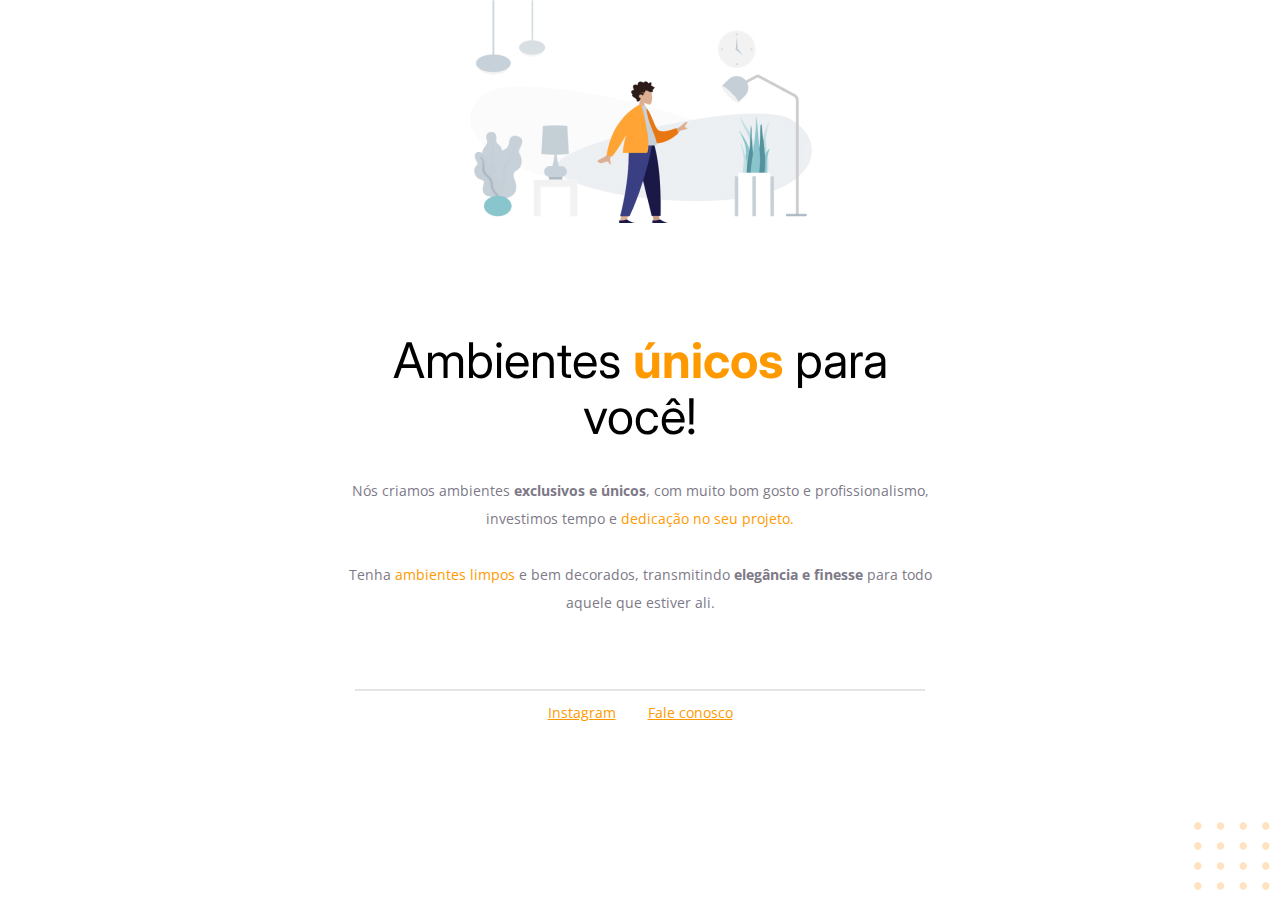
<file: Código do desafio - Fase 01/index.html>
<!-- Instrução que define o tipo do documento. -->
<!DOCTYPE html>
<html lang="pt-br">
  <!-- Tag <head> contém as instruções para a página -->
  <head>
    <link rel="preconnect" href="https://fonts.googleapis.com" />
    <link rel="preconnect" href="https://fonts.gstatic.com" crossorigin />
    <meta charset="UTF-8" />
    <meta name="viewport" content="width=device-width, initial-scale=1.0" />
    <title>Móveis customizados</title>

    <link
      href="https://fonts.googleapis.com/css2?family=Inter:wght@400;700&family=Open+Sans:wght@400;700&display=swap"
      rel="stylesheet"
    />

    <link rel="stylesheet" href="style.css" />
  </head>

  <!-- Tag <body> é o corpo do documento, onde tem as informações que serão mostradas. -->
  <body>
    <div id="hero"> 
      <img
    src="images/img1.jpg"
    alt="Desenho de uma pessoa vestindo uma camisa amarela em uma sala com Móveis"
    />
      <h1>Ambientes <span>únicos</span> para você!</h1>
      <p>
        Nós criamos ambientes <strong>exclusivos e únicos</strong>, com muito
        bom gosto e profissionalismo, investimos tempo e
        <span>dedicação no seu projeto.</span>

        <br />
        <br />

        Tenha <span>ambientes limpos</span> e bem decorados, transmitindo
        <strong>elegância e finesse</strong>
        para todo aquele que estiver ali.
      </p>
    </div>

    <div id="footer">
        <div class="line">
        </div>
      <a target="_blank" href="https://instagram.com/moveisparavoce"
        >Instagram</a
      >
      <a href="mailto:contato@moveisparavoce.com">Fale conosco</a>
    </div>

    <img
      id="balls"
      src="images/balls.svg"
      alt="Bolinhas alaranjadas no canto inferior direito da tela"
    />
  </body>
</html>
</file>
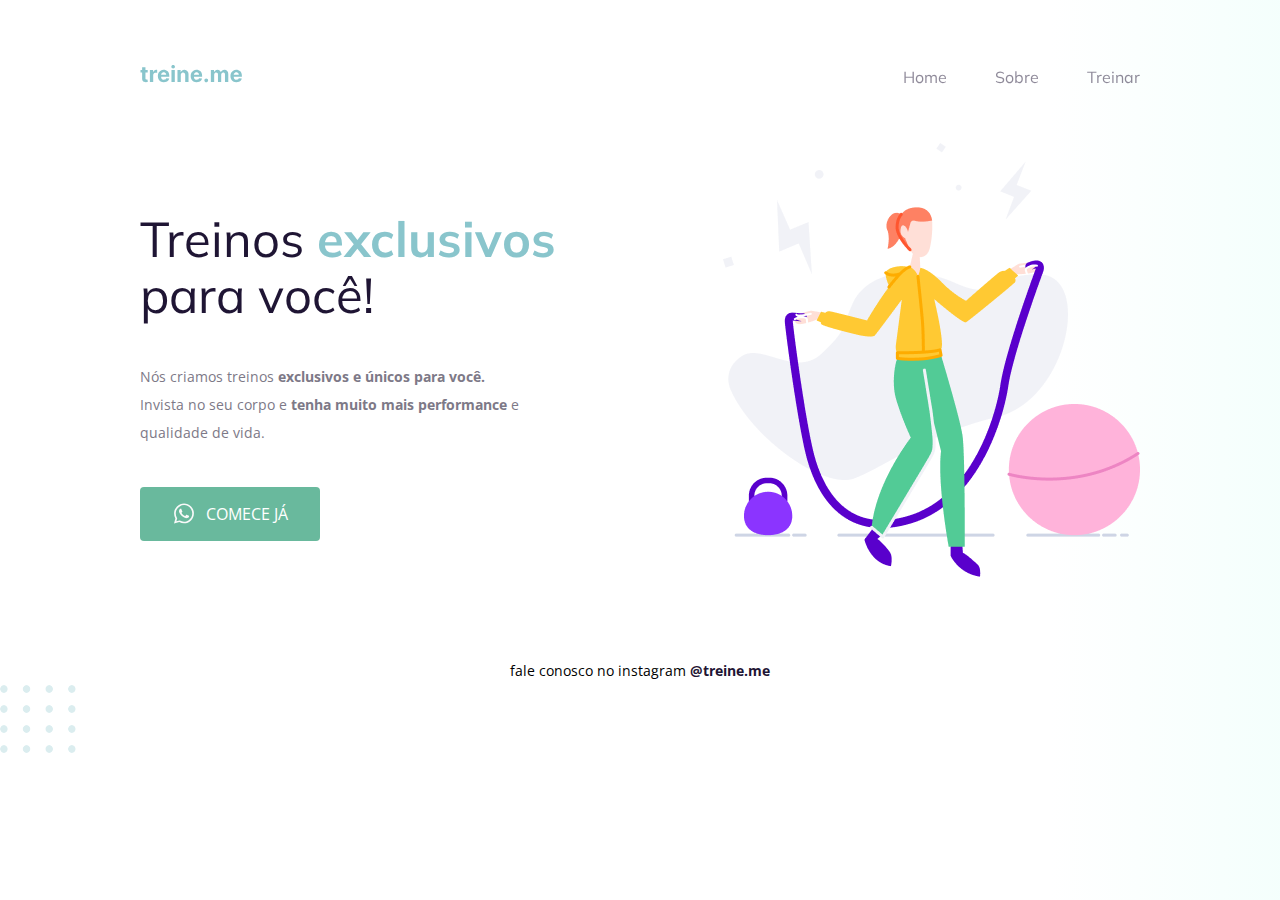
<file: Código do desafio - Fase 02/index.html>
<!DOCTYPE html>
<html lang="pt-br">
  <head>
    <link rel="preconnect" href="https://fonts.googleapis.com">
    <link rel="preconnect" href="https://fonts.gstatic.com" crossorigin>

    <meta charset="UTF-8" />
    <meta name="viewport" content="width=device-width, initial-scale=1.0" />
    <title>Treine me</title>

    <link href="https://fonts.googleapis.com/css2?family=Mulish:wght@400;700&family=Open+Sans:wght@400;700&display=swap" rel="stylesheet">

    <link rel="stylesheet" href="style.css">

  </head>
  <body>
    <div class="page">
      <nav>
          <a id="logo" href="#">
            <img src="images/logo.svg" alt="Treine.me" />
          </a>
          <ul>
            <li><a href="#">Home</a></li>
            <li><a href="#">Sobre</a></li>
            <li><a href="#">Treinar</a></li>
          </ul>
      </nav>
      
      <main>
        <section>
            <h1>Treinos <span>exclusivos</span> para você!</h1>
            
            <p>
              Nós criamos treinos <strong>exclusivos e únicos para você.</strong></br>
              Invista no seu corpo e <strong>tenha muito mais performance</strong> e <br> qualidade de vida.
            </p>
            <button>
              <img src="images/whats.svg" alt="Ícone do whatsapp">
              Comece já
            </button>
            
         </section>
             <img src="images/img.png" alt="Desenho de uma mulher pulando corta numa academia.">

      </main>

      <footer>
          fale conosco no instagram <a href="https://instagram.com/treineme" target="_blank">@treine.me</a>
      </footer>
    </div>

    <img id="balls" src="images/balls.svg" alt="Bolinhas decorativas verdes no canto inferior direito da página.">

  </body>
</html>
</file>
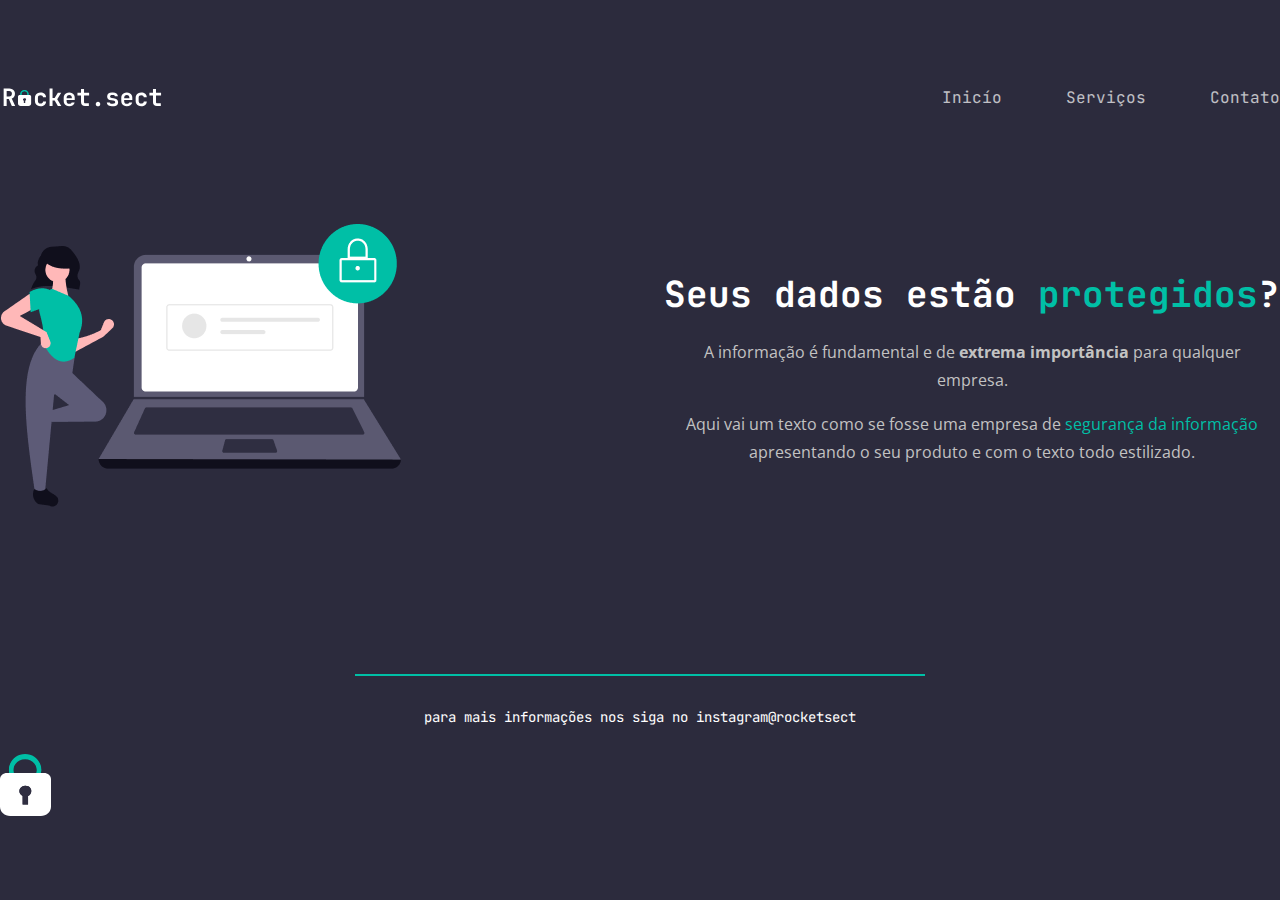
<file: Desafio Avançado e Acessivel/index.html>
<!DOCTYPE html>
<html lang="pr-br">
<head>
  
  <link rel="preconnect" href="https://fonts.googleapis.com">
  <link rel="preconnect" href="https://fonts.gstatic.com" crossorigin>
  <meta charset="UTF-8">
  <meta name="viewport" content="width=device-width, initial-scale=1.0">
  <title>Desafio Avançado</title>
  
  <link href="https://fonts.googleapis.com/css2?family=JetBrains+Mono:wght@500;700&family=Open+Sans:wght@400;700&display=swap" rel="stylesheet">

  <link rel="stylesheet" href="style.css">
  
</head>
<body>
  <div id="page">
    <nav>
      <a id="logo" href="#" > <img src="images/logo.svg" alt="Logo da Rocket.sect"> </a> 
      <ul>
        <li><a href="#">Inicío</a></li>
        <li><a href="#">Serviços</a></li>
        <li><a href="#">Contato</a></li>
      </ul>
    </nav>
    <main>
      <img src="images/img1.png" alt="uma mulher vestida de blusa verde e calça cinza ao lado de um notebook">
      <section>
        <h1>Seus dados estão <span>protegidos</span>?</h1>

        <p>A informação é fundamental e de <strong>extrema importância</strong> para qualquer <br> empresa.</p>

        <p> Aqui vai um texto como se fosse uma empresa de <span>segurança da informação</span> <br> apresentando o seu produto e com o texto todo estilizado.</p>
      </section>
    </main>
    
    <div class="line"></div>
    
    <footer>
      para mais informações nos siga no instagram <a href="https://www.instagram.com/rocketsect" target="_blank">@rocketsect</a>
    </footer>
  
    <img src="images/padlock.svg" alt="imagem decorativa de um cadeado" class="cadeado">

  </div>
</body>
</html>
</file>
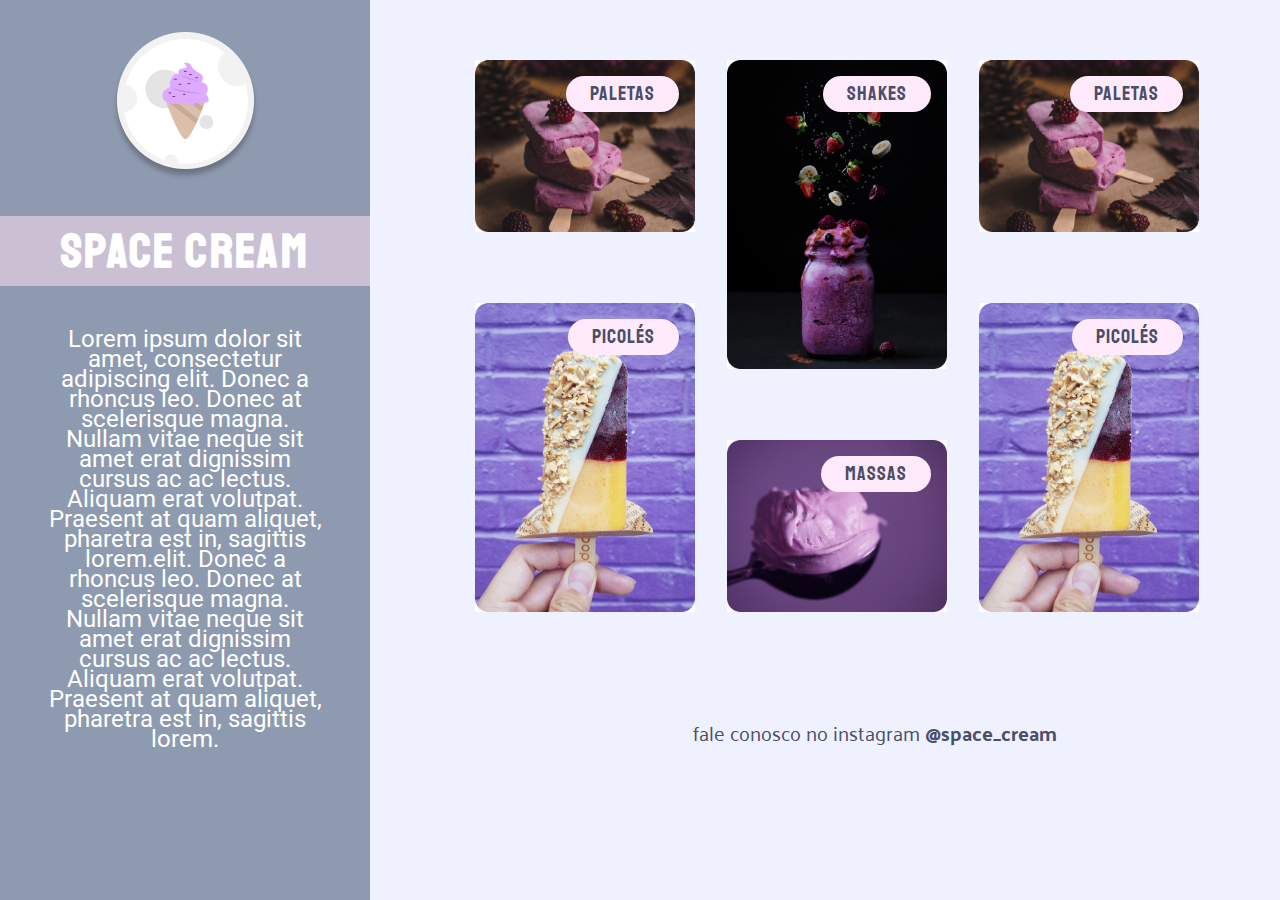
<file: Desafio Mobile First/index.html>
<!DOCTYPE html>
<html lang="p-br">
<head>
  <link rel="preconnect" href="https://fonts.googleapis.com">
  <link rel="preconnect" href="https://fonts.gstatic.com" crossorigin>
 
  <meta charset="UTF-8">
  <meta name="viewport" content="width=device-width, initial-scale=1.0">
  <title>Space Cream</title>

  <link rel="stylesheet" href="./style.css">
  <link href="https://fonts.googleapis.com/css2?family=Palanquin&family=Staatliches&display=swap" rel="stylesheet">
  <link href="https://fonts.googleapis.com/css2?family=Open+Sans:wght@700&family=Roboto&display=swap" rel="stylesheet">
  <link href="https://fonts.googleapis.com/css2?family=Open+Sans&display=swap" rel="stylesheet">
</head>
<body>
  <div class="page">
    <header>
      <div class="header-wrapper">
        <img class="logo-mobile" src="logo.png" alt="logo Space Cream">
        <img class="logo-desktop" src="logo.png" alt="logo Space Cream versão desktop">
        <h1>SPACE CREAM</h1>

        <p>Lorem ipsum dolor sit amet, consectetur adipiscing elit. Donec a rhoncus leo. Donec at scelerisque magna. Nullam vitae neque sit amet erat dignissim cursus ac ac lectus. Aliquam erat volutpat. Praesent at quam aliquet, pharetra est in, sagittis lorem.elit. Donec a rhoncus leo. Donec at scelerisque magna. Nullam vitae neque sit amet erat dignissim cursus ac ac lectus. Aliquam erat volutpat. Praesent at quam aliquet, pharetra est in, sagittis lorem.</p>
    </header>
  </div>
      
    <main>
      <div class="img-wrapper figA">
        <img src="sorvete1.jpg">
        <h2 class="legend-img">PALETAS</h2>
      </div>
      <div class="img-wrapper figB">
        <img src="sorvete2.jpg">
        <h2 class="legend-img">SHAKES</h2>
      </div>
      <div class="img-wrapper figA2">
        <img src="sorvete1.jpg">
        <h2 class="legend-img">PALETAS</h2>
      </div>
      <div class="img-wrapper figD">
        <img src="sorvete4.jpg">
       <h2 class="legend-img">PICOLÉS</h2>
      </div>
      <div class="img-wrapper figC">
        <img src="sorvete3.jpg">
        <h2 class="legend-img">MASSAS</h2>
      </div>
      <div class="img-wrapper figD2">
        <img src="sorvete4.jpg">
       <h2 class="legend-img">PICOLÉS</h2>
      </div>
     
     
    </main>
    
        <div class="mobile-hide">
        <p>fale conosco no instagram
        <a href="https://www.instagram.com/space_cream/">
        <strong> @space_cream</strong>
        </a></p>
      </div>
    </div>
 
</body>
</html>
</file>
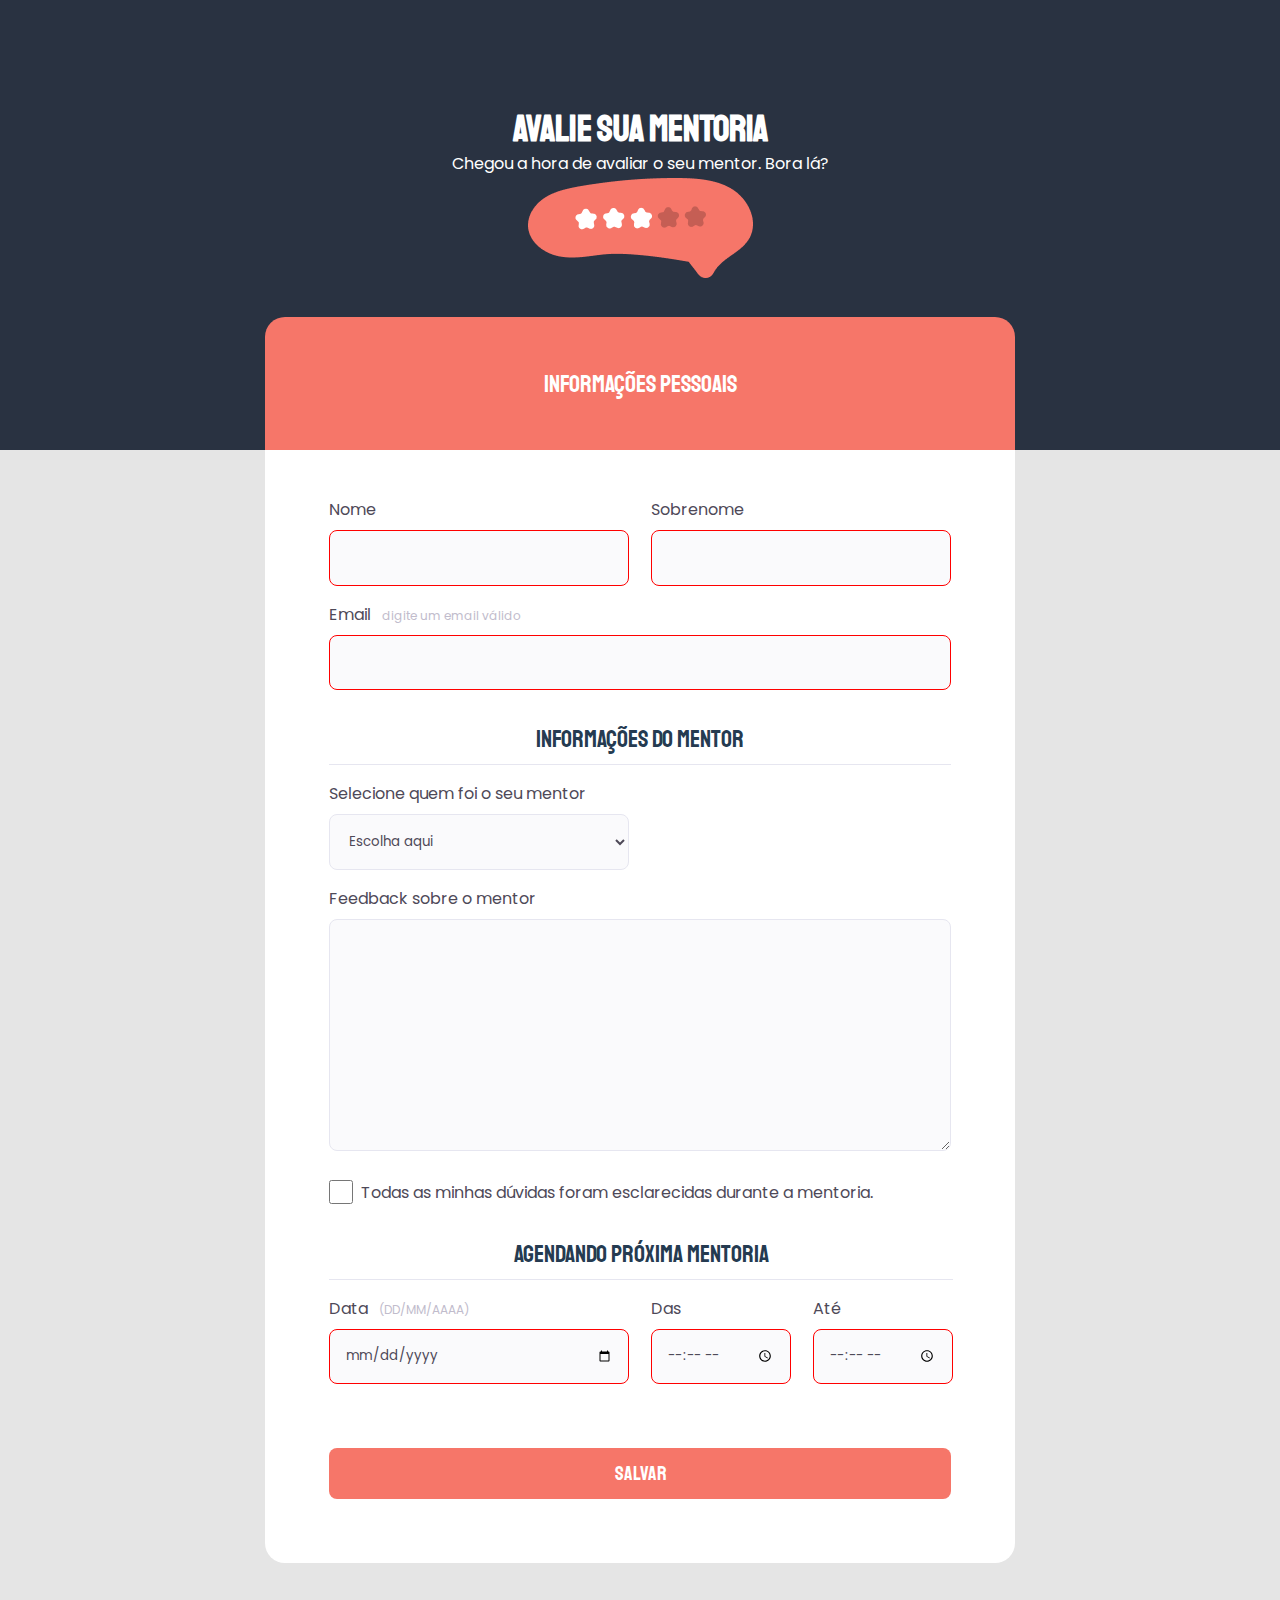
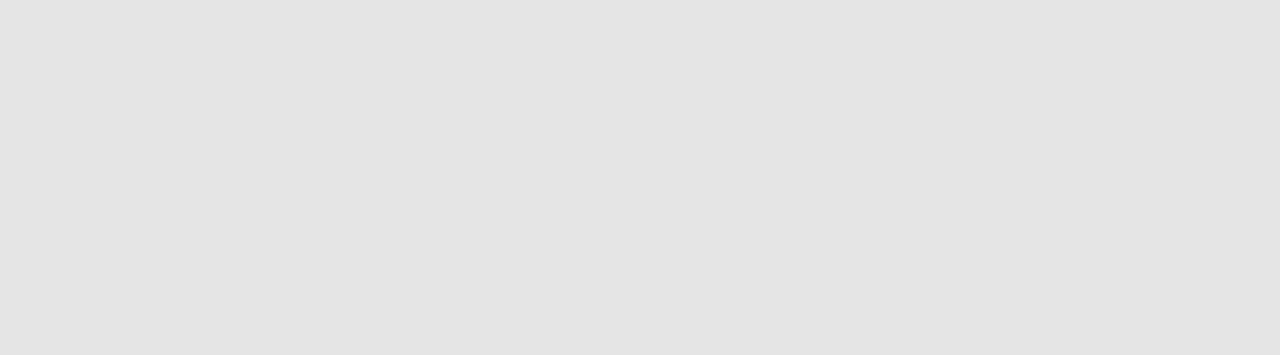
<file: Formulario Avançado/index.html>
<!DOCTYPE html>
<html lang="pt-br">
<head>
  <meta charset="UTF-8">
  <meta name="viewport" content="width=device-width, initial-scale=1.0">

  <link rel="stylesheet" href="./style.css">
  <link rel="preconnect" href="https://fonts.googleapis.com">
  <link rel="preconnect" href="https://fonts.gstatic.com" crossorigin>
  <link href="https://fonts.googleapis.com/css2?family=Poppins&family=Staatliches&display=swap" rel="stylesheet">

  <title>Mentoria</title>
</head>
<body>

  <header>
    <h1>AVALIE SUA MENTORIA</h1>
    <p>Chegou a hora de avaliar o seu mentor. Bora lá?</p>
    <div class="img">
      <img src="img1 (1).png">
    </div>
    

    <h2 class="top">INFORMAÇÕES PESSOAIS</h2>
  </header>

  <main>
    <form>
      <fieldset>
        <div class="col-2">
          <div class="input-wrapper">
            <label>Nome</label>
            <input type="text" id="name" required>
          </div>
  
          <div class="input-wrapper">
            <label>Sobrenome</label>
            <input type="text" id="name" required>
          </div>
        </div>

        <div class="line">
          <div class="input-wrapper">
            <label>Email <span>digite um email válido</span></label>
            <input type="email" id="name" required>
          </div>
        </div>
     </fieldset>

      <fieldset>
        <legend>Informações do mentor</legend>
        <div class="input-wrapper">
          <label>Selecione quem foi o seu mentor</label>
          <select id="mentor-select" required>
            <option value="">Escolha aqui</option>
            <option value="alinne-almeida">Alinne Almeida</option>
            <option value="felipe-ferreira">Felipe Ferreira</option>
            <option value="ivan-uchoa">Ivan Uchôa</option>
            <option value="karolline-uchoa">Karolline Uchôa</option>
            <option value="sonia-ferro">Sônia Ferro</option>
            <option value="thiago-leite">Thiago Leite</option>
          </select>
        </div>
          
        <div class="input-wrapper">
          <label>Feedback sobre o mentor</label>
          <textarea id="mentor-feedback" cols="30" rows="10"></textarea>
        </div>

        <div class="checkbox-wrapper">
          <input type="checkbox" id="checkbox-
            doubts">
          <label for="checkbox-
            doubts">Todas as minhas dúvidas foram esclarecidas durante a mentoria.</label>
        </div>
       
      </fieldset>

      <fieldset>
        <legend>Agendando próxima mentoria</legend>

        <div class="col-3">
          <div class="input-wrapper first">
            <label>Data <span>(DD/MM/AAAA)</span></label>
            <input type="date" id="date" required>
          </div>

          <div class="input-wrapper second">
            <label>Das</label>
            <input type="time" id="begin" required>
          </div>
  
          <div class="input-wrapper third">
            <label>Até</label>
            <input type="time" id="end" required>
          </div>
        </div>
        
      </fieldset>

      <div class="form-button">
        <input class="button" type="submit" value="SALVAR">
      </div>
      
    </form>
  </main>
  
</body>
</html>
</file>
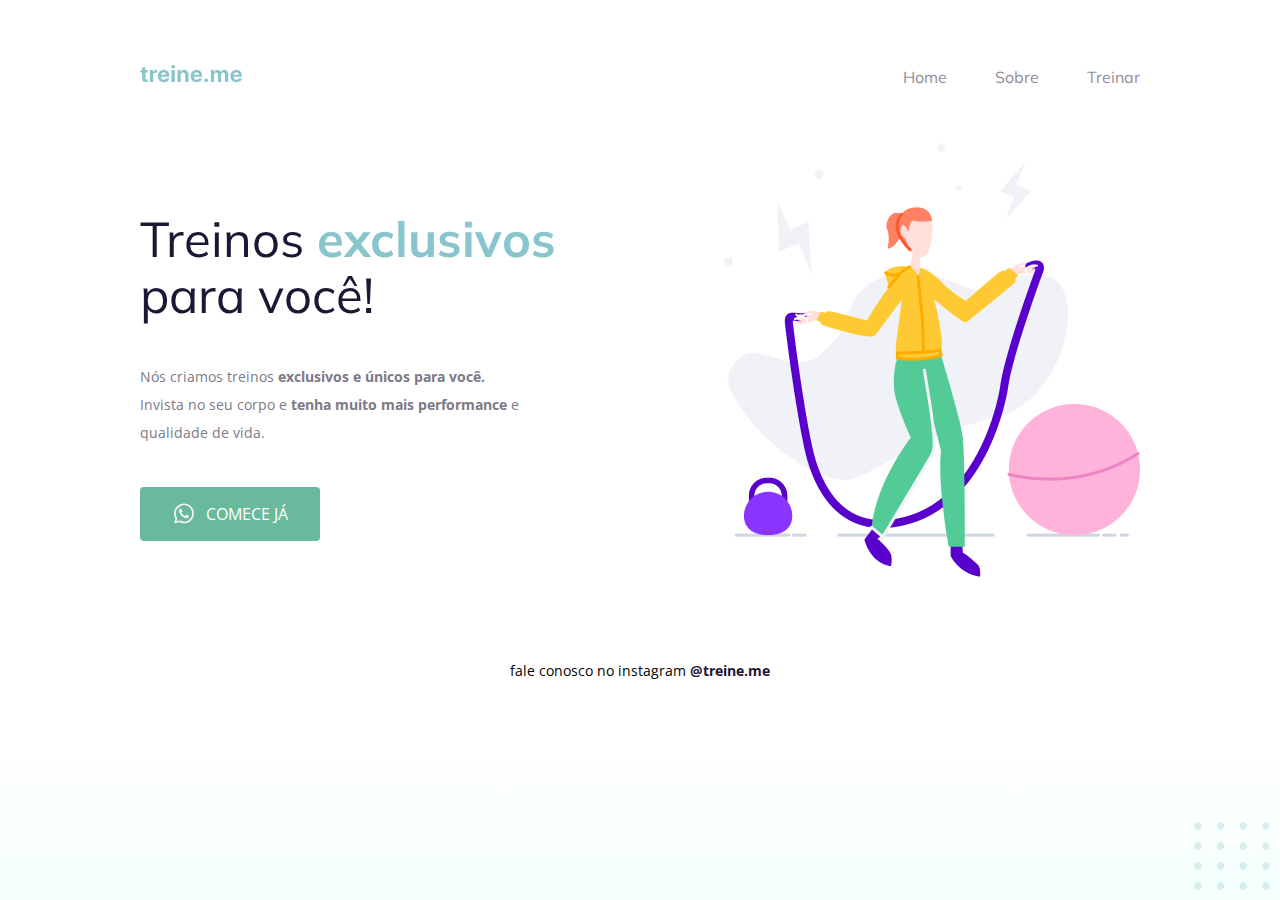
<file: Código do desafio - Acessibilidade/Desafio - Intermediário/index.html>
<!DOCTYPE html>
<html lang="pt-br">
  <head>
    <link rel="preconnect" href="https://fonts.googleapis.com">
    <link rel="preconnect" href="https://fonts.gstatic.com" crossorigin>

    <meta charset="UTF-8" />
    <meta name="viewport" content="width=device-width, initial-scale=1.0" />
    <title>Treine me</title>

    <link href="https://fonts.googleapis.com/css2?family=Mulish:wght@400;700&family=Open+Sans:wght@400;700&display=swap" rel="stylesheet">

    <link rel="stylesheet" href="style.css">

  </head>
  <body>
    <div class="page">
        
          <nav>
            <a id="logo" href="#">
              <img src="images/logo.svg" alt="Treine.me" />
            </a>
            <ul>
              <li><a href="#">Home</a></li>
              <li><a href="#">Sobre</a></li>
              <li><a href="#">Treinar</a></li>
            </ul>
          </nav>
        
    
      <main>
        <section>
          <h1>Treinos <span>exclusivos</span> para você!</h1>

          <p>
            Nós criamos treinos <strong>exclusivos e únicos para você.</strong></br>
            Invista no seu corpo e <strong>tenha muito mais performance</strong>  e <br>qualidade de vida.
          </p>

          <button>
              <img src="images/whats.svg" alt="Ícone do whatsapp">
              Comece já
          </button>
        </section>
          
          <img src="images/img.png" alt="Desenho de uma mulher pulando corta numa academia.">
      </main>
        
     
      
      <footer>
          fale conosco no instagram <a href="https://instagram.com/treineme" target="_blank">@treine.me</a>
      </footer>
    </div>

    <img id="balls" src="images/balls.svg" alt="Bolinhas decorativas verdes no canto inferior direito da página.">

  </body>
</html>
</file>
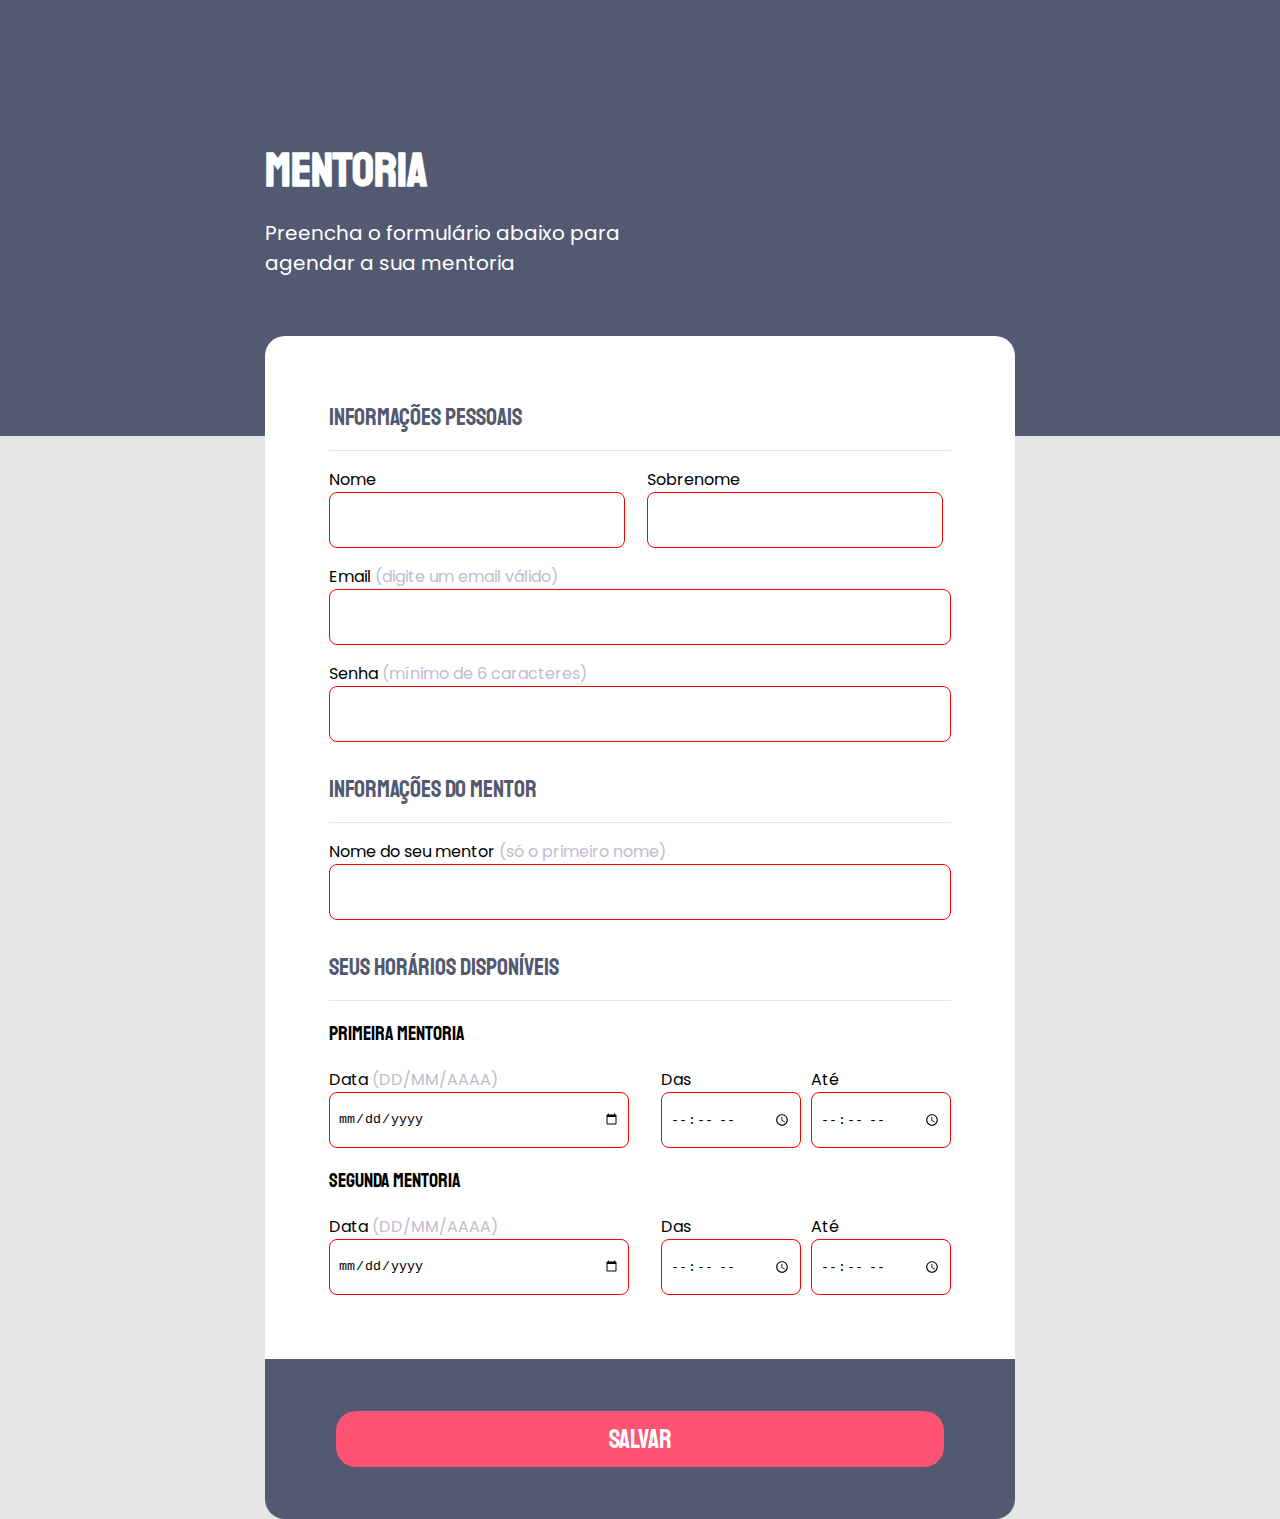
<file: Desafio Form Intermediario/formulario.html>
<!DOCTYPE html>
<html lang="en">

<head>
  <meta charset="UTF-8">
  <link rel="preconnect" href="https://fonts.googleapis.com">
  <link rel="preconnect" href="https://fonts.gstatic.com" crossorigin>
  <meta name="viewport" content="width=device-width, initial-scale=1.0">
  <title>Formulario</title>

  <link href="https://fonts.googleapis.com/css2?family=Poppins&family=Staatliches&display=swap" rel="stylesheet">
  <link rel="stylesheet" href="style.css">
</head>

<body>
  <div class="page">
    <header>
      <h1>Mentoria</h1>
      <p>Preencha o formulário abaixo para agendar a sua mentoria</p>
    </header>
    <form class="my-form">
      <fieldset>
        <div class="fieldset-wrapper">
          <legend>Informações pessoais</legend>

          <div class="col-2">
            <div class="input-wrapper">
              <label for="name">Nome</label>
              <input type="text" id="name" required/>
            </div>

            <div class="input-wrapper">
              <label for="last-name">Sobrenome</label>
              <input type="text" id="last-name" required/>
            </div>
          </div>
          <div class="input-wrapper">
            <label for="email">Email <span>(digite um email válido)</span></label>
            <input type="email" id="email" required/>
          </div>
          <div class="input-wrapper">
            <label for="password">Senha <span>(mínimo de 6 caracteres)</span></label>
            <input type="password" id="password" required/>
          </div>
        </div>
      </fieldset>

      <fieldset>
        <div class="fieldset-wrapper">
          <legend>Informações do mentor</legend>

          <div class="input-wrapper">
            <label for="name-mentor">Nome do seu mentor <span>(só o primeiro nome)</span></label>
            <input type="text" id="name-mentor" required>
          </div>

        </div>
      </fieldset>

      <fieldset>
        <div class="fieldset-wrapper">
          <legend>Seus Horários disponíveis</legend>

          <label class="first" for="first">Primeira mentoria</label>

          <div class="col-3">
            <div class="input-wrapper">
              <label for="date-first">Data <span>(DD/MM/AAAA)</span></label>
              <input type="date" id="date-first" required/>
            </div>

            <div class="input-wrapper">
              <label for="hour-of">Das</label>
              <input type="time" id="hour-of" required/>
            </div>

            <div class="input-wrapper">
              <label for="hour-until">Até </label>
              <input type="time" id="hour-until" required/>
            </div>

          </div>

          <label class="first" for="first">Segunda mentoria</label>

          <div class="col-3">
            <div class="input-wrapper">
              <label for="date-two">Data <span>(DD/MM/AAAA)</span></label>
              <input type="date" id="date-two" required/>
            </div>

            <div class="input-wrapper">
              <label for="hour-of-two">Das</label>
              <input type="time" id="hour-of-two" required/>
            </div>

            <div class="input-wrapper">
              <label for="hour-until-two">Até </label>
              <input type="time" id="hour-until-two" required/>
            </div>

          </div>
        </div>
      </fieldset>
      
    </form>
    
    <footer>
      <button form="my-form" type="submit">Salvar</button>
    </footer>
  
  </div>



</body>

</html>
</file>
<file: Código do desafio - Fase 01/style.css>
body {
  font-family: "Open Sans", sans-serif;
  text-align: center;
  margin: 0;
  
  
}

#hero {
    width: 592px;
    margin: 0 auto 72px;
}
 
#hero img {
  margin-bottom: 72px;
 }

h1 {
  font-family: "Inter", sans-serif;
  font-size: 49px;
  line-height: 56px;
  font-weight: normal;
  margin-bottom: 32px;
}

h1 span {
  font-weight: bold;
}

span, a {
  color: #ff9900;
}

p, footer {
  color: #7d7987;
  font-size: 14px;
  line-height: 28px;
}

 #footer {
   color: #7d7987;
  font-size: 14px;
  line-height: 28px;
  text-align: center;
  margin: 0px auto 33px;
}
 .line {
  border: 1px solid #E5E5E5;
  width: 568px;
  margin: 0 auto 8px;
  
 }

#footer a + a {
    margin-left: 28px;
   
}

#balls {
    position: fixed;
    bottom: 0;
    right: 0;
}
</file>
<file: Código do desafio - Fase 02/style.css>
body {
    margin: 0;
  
    font-family: "Open Sans", sans-serif;
  
    background: linear-gradient(90deg, rgb(227, 255, 248, 0) 82.08%, rgb(227, 255, 248, 0.38) 100%);
  
    min-height: 100vh;
  }
  
  .page {
    width: 1000px;
    margin: 0 auto;
    padding-top: 65px;
  }
  
  nav {
    display: flex;
    justify-content: space-between;
    align-items: center;
    margin-bottom: 55px;
  }
  
  ul {
    display: flex;
    list-style: none;
    margin: 0;
    padding: 0;
    gap: 48px;
  }
  
  a {
    color: #1f1534;
    text-decoration: none;
  }
  
  ul li a {
      opacity: 0.5;    
  }

  ul li a:hover {
    font-weight: bold;
    opacity: 1;
  }
  
  h1, ul {
    font-family: "Mulish", sans-serif;
  }

  main {
    display: flex;
    justify-content: space-between;
    align-items: center;
    
  }
  
  h1 {
    font-size: 49px;
    line-height: 56px;
    color: #1f1534;
  
    font-weight: normal;
  
    width: 490px;
  
  }
  
  h1 span {
    color: #89c5cc;
    font-weight: bold;
  }
  
  section p {
    font-size: 14px;
    line-height: 28px;
    color: #7d7987;
  
    margin: 40px 0;
  }
  
  button {
    color: white;
    font-family: "Open Sans", sans-serif;
    text-transform: uppercase;
    font-size: 16px;
    line-height: 22px;
  
    background: #69B99D;
    border: 0;
    padding: 14px 32px 15px;
  
    display: flex;
    justify-content: center;
    gap: 10px;
    align-items: center;
  
    border-radius: 4px;
  
    cursor: pointer;
  }
  
  button:hover {
      background: #4EA788;
  }
  
  footer {
    font-size: 14px;
    line-height: 28px;
  
    text-align: center;
    margin-top: 80px;
   
  }
  
  footer a {
    font-weight: bold;
  }
  
  #balls {
      bottom: 0;
      right: 0;
  }
</file>
<file: Desafio Avançado e Acessivel/style.css>
body {
  background: #2C2B3D;
  margin: 0;
  font-family: 'JetBrains Mono', monospace;
  color: white;
}

#page {
  width: 1280px;
  height: 720px;
  margin: 0 auto;
}

nav {
  display: flex;
  align-items: center;
  justify-content: space-between;
  text-align: center;
  margin: 71px auto 0;
  
}

ul {
  display: flex;
  list-style: none;
  gap: 64px;
  
}

ul li a {
  text-decoration: none;
  color: white;
  opacity: 0.7;
  
}

li a:hover {
  font-weight: bold;
  color: #00bfa6;
  opacity: 1;
}

h1 {
  font-size: 36px;
  line-height: 40px;
}

section p {
  font-family: 'Open Sans', sans-serif;;
  font-size: 16px;
  line-height: 28px;
  text-align: center;
  color: #C2C2C2;
}

main {
  display: flex;
  align-items: center;
  justify-content: space-between;
  margin: 100px auto 167px;
  
}

section span {
  color: #00BFA6;
}

footer {
  display: flex;
  justify-content: center;
  text-align: center;
  font-size: 14px;
  line-height: 28px;
  margin: 27px auto 23px;
}

footer a {
  text-decoration: none;
  color: white;
}

.line {
  margin: auto;
  border: 1px solid #00BFA6;
  width: 568px;
}

.cadeado {
 
  bottom: 20px;
  left: 20px;
}
</file>
<file: Desafio Mobile First/style.css>
* {
  margin: 0;
  padding: 0;
  box-sizing: border-box;
}

:root {
  font-size: 62.5%; /*10px*/
  --fc-primary: #ffffff;
  --bc-top: #cbc0d3;
  --bc-body: #eff1ff;
  --bc-before: #8e9aaf;
  --fc-legend: #4a4e69;
  --bc-legend: #feeafa;
}

.page {
  margin: 0 auto;
}

body {
  font-family: 'Staatliches', cursive;
  background: var(--bc-body);
}

body::before {
  content: '';
  width: 100%;
  height: 27.9rem;
  background: var(--bc-before);
  position: absolute;
  top: 0;
  left: 0;
  z-index: -1;
}

header {
  text-align: center;
}

header img {
  margin: 3.2rem 0 3.2rem 0;
}

h1 {
  font-size: 4rem;
  line-height: 3.4rem;

  letter-spacing: 0.05em;

  color: var(--fc-primary);

  background-color: var(--bc-top);

  height: 4.9rem;

  display: flex;
  align-items: center;
  justify-content: center;

  margin-bottom: 2.9rem;
}

p {
  font-family: 'Palanquin', sans-serif;

  font-size: 2rem;
  line-height: 1.5rem;

  margin: 0 auto;
  padding: 1.4rem 0 6.3rem;
  text-align: center;
  width: 30.5rem;
}

.last-img {
  margin-bottom: 6rem;
}

.img-wrapper {
  width: 32rem;
  margin: auto;
  position: relative;
}

.img-wrapper img {
  width: 100%;
  margin-bottom: 3.6rem;

  animation-name: downtop;
  animation-duration: 900ms;
  animation-delay: 250ms;
}

.legend-img {
  position: absolute;

  top: 0;
  right: 0;

  color: var(--fc-legend);
  font-weight: 400;
  font-size: 2rem;
  line-height: 3.4rem;

  letter-spacing: 0.05em;

  background: var(--bc-legend);
  border-radius: 2rem;

  padding: 1px 2.4rem;
  margin: 1.6rem 1.6rem 19.9rem 19.2rem;
  width: fit-content;

  animation-name: topdown;
  animation-duration: 900ms;
  animation-delay: 250ms;
}

@keyframes downtop {
  0% {
    opacity: 0;
    transform: translateY(-15px);
  }
  100% {
    opacity: 1;
    transform: translateY(0);
  }
}

@keyframes topdown {
  0% {
    opacity: 0;
    transform: translateY(15px);
  }
  100% {
    opacity: 1;
    transform: translateY(0);
  }
}
@media (max-width: 699px) {
   .figA2, .figD2 {
    display: none;
  }
  .mobile-hide {
    display: none;
  }
}

@media (min-width: 700px) {
  header p {
    width: 50rem;
  }
  main {
    display: grid;
    grid-template-columns: 1fr 1fr;
    grid-template-areas:
      'figA figB'
      'figD figB'
      'figD figC';
  }
  main div:nth-child(1) {
    grid-area: figA;
  }
  main div:nth-child(2) {
    grid-area: figB;
  }
  main div:nth-child(3) {
    grid-area: figA2;
  }
  main div:nth-child(4) {
    grid-area: figD;
  }
  main div:nth-child(5) {
    grid-area: figC;
  }
  main div:nth-child(6) {
    grid-area: figD2;
  }
  
  .mobile-hide {
    line-height: 2.8rem;
    font-family: 'Open Sans', sans-serif;
    font-size: 1.4rem;
    color: var(--fc-legend);
  }

  .mobile-hide p {
    display: flex;
    flex-direction: row;
    width: 59.2rem;
    gap: 0.5rem;
    text-align: center;
    align-items: center;
    justify-content: center;
  }

  .mobile-hide a {
    text-decoration: none;
    color: var(--fc-legend);
  }
}

@media (max-width: 899px) {
  .logo-desktop {
    display: none;
  }
   .figA2, .figD2 {
    display: none;
  }
}

@media (min-width: 900px) {
  body::before {
    content: '';
    position: relative;
  }

  .page {
    max-width: 128rem;
  }

  .logo-mobile {
    display: none;
  }

  .header-wrapper {
    position: absolute;
    left: 0;
    top: 0;

    background-color: var(--bc-before);

    width: 37rem;
    height: 100vh;
  }
  h1 {
    font-size: 4.8rem;
    height: 7rem;
  }
  header p {
    color: var(--fc-primary);
    font-family: 'Roboto', sans-serif;
    font-size: 2.4rem;
    line-height: 2rem;

    width: 27.5rem;
  }
 
  main {
    display: grid;
    grid-template-columns: 1fr 1fr 1fr;
    grid-template-areas:
      'figA figB figA2'
      'figD figB figD2'
      'figD figC figD2';

    margin: 6rem 8.1rem 6rem 47.5rem;
    gap: 3.2rem;
  }
   main div:nth-child(1) {
    grid-area: figA;
  }
  main div:nth-child(2) {
    grid-area: figB;
  }
  main div:nth-child(3) {
    grid-area: figA2;
  }
  main div:nth-child(4) {
    grid-area: figD;
  }
  main div:nth-child(5) {
    grid-area: figC;
  }
  main div:nth-child(6) {
    grid-area: figD2;
  }

  .img-wrapper {
    width: 22rem;
  }

   @keyframes downtop {
    0% {
      opacity: 0;
      transform: translateY(-15px);
    }
    100% {
      opacity: 1;
      transform: translateY(0);
    }
  }
  
  @keyframes topdown {
    0% {
      opacity: 0;
      transform: translateY(15px);
    }
    100% {
      opacity: 1;
      transform: translateY(0);
    }
  }

  .mobile-hide {
    line-height: 2.8rem;
    font-family: 'Open Sans', sans-serif;
    font-size: 1.4rem;
    color: var(--fc-legend);
    
    margin-left: 47rem;
  }

  .mobile-hide p {
    display: flex;
    flex-direction: row;
    width: 59.2rem;
    gap: 0.5rem;
    text-align: center;
    align-items: center;
    justify-content: center;
  }

  .mobile-hide a {
    text-decoration: none;
    color: var(--fc-legend);
  }
}
</file>
<file: Formulario Avançado/style.css>
* {
  margin: 0;
  padding: 0;
  box-sizing: border-box;
}

body, select {
  font-family: 'Poppins', sans-serif;

  background: #E5E5E5;
}

input, textarea {
  font-family: 'Poppins', sans-serif;
}

body::before {
  content: '';
  width: 100%;
  height: 450px;

  background: #293241;

  position: absolute;
  top: 0;
  left: 0;
  z-index: -1;
}

h1, h2, legend, .button {
  font-family: 'Staatliches', cursive;
}

h1, h2, p {
  color: #ffffff;
}

h1 {
  font-size: 36px;
  line-height: 45px;
  text-align: center;

  margin-top: 107px;
}

h2 {
  font-family: 'Staatliches';
  font-style: normal;
  font-weight: 400;
  font-size: 24px;
  line-height: 34px;
}

p {
  font-size: 16px;
  line-height: 24px;

  text-align: center;

  margin-bottom: 2px;
}

.img {
 text-align: center;
}


header, form {
  width: 750px;
  margin: auto;
}

header .top {
  background: #F67669;
  border-radius: 20px 20px 0px 0px;

  height: 133px;

  text-align: center;
  padding: 50px 275px;

  margin-top: 32px;

  font-size: 24px;
  line-height: 34px;
}

form {
  background: #FFFFFF;
  border-radius: 0px 0px 20px 20px;

  padding: 31px 64px 64px 64px;
  margin-bottom: 392px;
}


fieldset {
  border: none;
}

fieldset .line {
  display: flex;
}

label, input, select, textarea {
  color: #4E4958;
}

span {
  font-size: 12px;
  line-height: 20px;

  color: #C1BCCC;
}

legend {
  color: #253B51;

  font-size: 24px;
  line-height: 34px;

  padding: 32px 0 8px 0;

  text-align: center;

  border-bottom: 1px solid #E6E6F0;

  width: 100%;
}

input, select {
  height: 55.53px;
}

select {
  width: 300px;
}

input, textarea, select {
  padding: 15px;
}

input, select, textarea {
  background: #FAFAFC;
  
  border: 1px solid #E6E6F0;
  border-radius: 8px;
}

.input-wrapper {
  display: flex;
  flex-direction: column;
  width: 100%;
}

.input-wrapper label {
  margin-bottom: 8px;
  margin-top: 16px;
}

.input-wrapper span {
  margin-left: 7px;
}

.col-2, .col-3 {
  display: flex;
  gap: 22px;
}

.col-3 .first {
  width: 300px;
}

.col-3 .second, .col-3 .third {
  width: 140px;
}

textarea {
  margin-bottom: 29px;
}

.checkbox-wrapper {
  display: flex;
  align-items: center;
  gap: 8px;
}

.checkbox-wrapper input {
  border: 1px solid #E6E6F0;
  border-radius: 8px;

  width: 24px;
  height: 24px;
}

.form-button {
  display: flex;
  flex-direction: column;
  margin: 64px 64px 0 0;
}

.button {
  background: #F67669;

  font-size: 20px;
  line-height: 26px;
  
  color: #FFFFFF;
  
  border-radius: 8px;

  padding: 12px 286px;

  border: none;

  width: 622px;
  height: 51px;
}

.button:hover {
  background: #da6a5e;
}

input:invalid {
  border: 1px solid red;
}
</file>
<file: Código do desafio - Acessibilidade/Desafio - Intermediário/style.css>
body {
  margin: 0;

  font-family: "Open Sans", sans-serif;

  background: linear-gradient(180deg, rgb(227, 255, 248, 0) 82.08%, rgb(227, 255, 248, 0.38) 100%);

  min-height: 100vh;
}

.page {
  width: 1000px;
  margin: 0 auto;
  padding-top: 65px;
}

nav {
  display: flex;
  justify-content: space-between;
  align-items: center;

  margin-bottom: 55px;
}

ul {
  display: flex;
  gap: 48px;
  list-style: none;
  margin: 0;
  padding: 0;
}

a {
  color: #1f1534;
  text-decoration: none;
}

ul li a {
    opacity: 0.5;
}

ul li a:hover {
  font-weight: bold;
  opacity: 1;
}

ul,
h1 {
  font-family: "Mulish", sans-serif;
}

main {
  display: flex;
  align-items: center;
  justify-content: space-between;
}

h1 {
  font-size: 49px;
  line-height: 56px;
  color: #1f1534;

  font-weight: normal;

  width: 490px;
}

h1 span {
  color: #89c5cc;
  font-weight: bold;
}

 p {
  font-size: 14px;
  line-height: 28px;
  color: #7d7987;

  margin: 40px 0;
}

button {
  color: white;
  text-transform: uppercase;
  font-family: "Open Sans", sans-serif;
  font-size: 16px;
  line-height: 22px;

  background: #69B99D;
  border: 0;
  padding: 14px 32px 15px;

  display: flex;
  align-items: center;
  justify-content: center;
  gap: 10px;

  border-radius: 4px;

  cursor: pointer;
}

button:hover {
  background: #4EA788;
}

footer {
  font-size: 14px;
  line-height: 28px;

  text-align: center;

  margin-top: 80px;
}

footer a {
  font-weight: bold;
}

#balls {
    position: fixed;
    bottom: 0;
    right: 0;
}
</file>
<file: Desafio Form Intermediario/style.css>
* {
  margin: 0;
  padding: 0;

  box-sizing: border-box;
}

body {
  background:#E5E5E5;
}

body::before {
  content:'';
  width: 100%;
  height: 436px;

  position: absolute;
  top: 0;
  left: 0;
  z-index: -1;

  background: #535971;
   
}

.page {
  width: 750px;
  margin: auto;
}

header {
  width: 417px ;
}

h1, h2, legend, button{
  font-family: 'Staatliches', cursive;
}

p, label, span {
  font-family: 'Poppins', sans-serif;
}

h1 {
  font-size: 48px;
  line-height: 60px;
  margin-top: 140px;

  color: #ffffff;
}


p {
  font-size: 20px;
  line-height: 30px;

  color: #ffffff;

  margin-top: 18px;
}

form {
  background: #ffffff;
  margin-top: 58px;
  gap: 30px;
  border-radius: 20px 20px 0 0;
  padding: 64px;

  display: flex;
  flex-direction: column;
}

fieldset {
  border: none;
}

.fieldset-wrapper {
  display: flex;
  flex-direction: column;
  gap:16px;

}

fieldset legend {
  font-size: 24px;
  line-height: 34px; 
  color: #535971;

  width: 100%;
  border-bottom: 1px solid #E6E6F0;
  padding-bottom: 16px;
}

.input-wrapper input {
  width: 100%;
  height: 56px;
  border-radius: 8px;
  padding: 8px;
}

.input-wrapper input:invalid {
    border: 1px solid red;
}

.col-2 {
  display: flex;
  gap: 22px;
  
}

.input-wrapper #last-name, #name {
  width: 296px;
}

span {
  color: #C1BCCC;

}

span:hover {
  color: #727581;
}

.col-3 {
  display: flex;

}

.first {
  font-family: 'Staatliches';
  font-style: normal;
  font-weight: 400;
  font-size: 20px;
  line-height: 34px;  
}

#date-first, #date-two  {
  width: 300px;

}

#hour-of, #hour-until, #hour-of-two, #hour-until-two {
  width: 140px;
}

#hour-of, #hour-of-two {
  margin-right: 10px;
}

button {
  color: #ffffff ;
  background: #FF5374;
  width: 608px;
  height: 56px;
  border-radius: 20px;
  border: none;
  font-size: 26px;
  
}

button:hover {
  background: #dd4261;
}

footer {
  display: flex;
  padding: 52px 71px;
  background: #535971 ;
  border-radius: 0 0 20px 20px;
}
</file>
